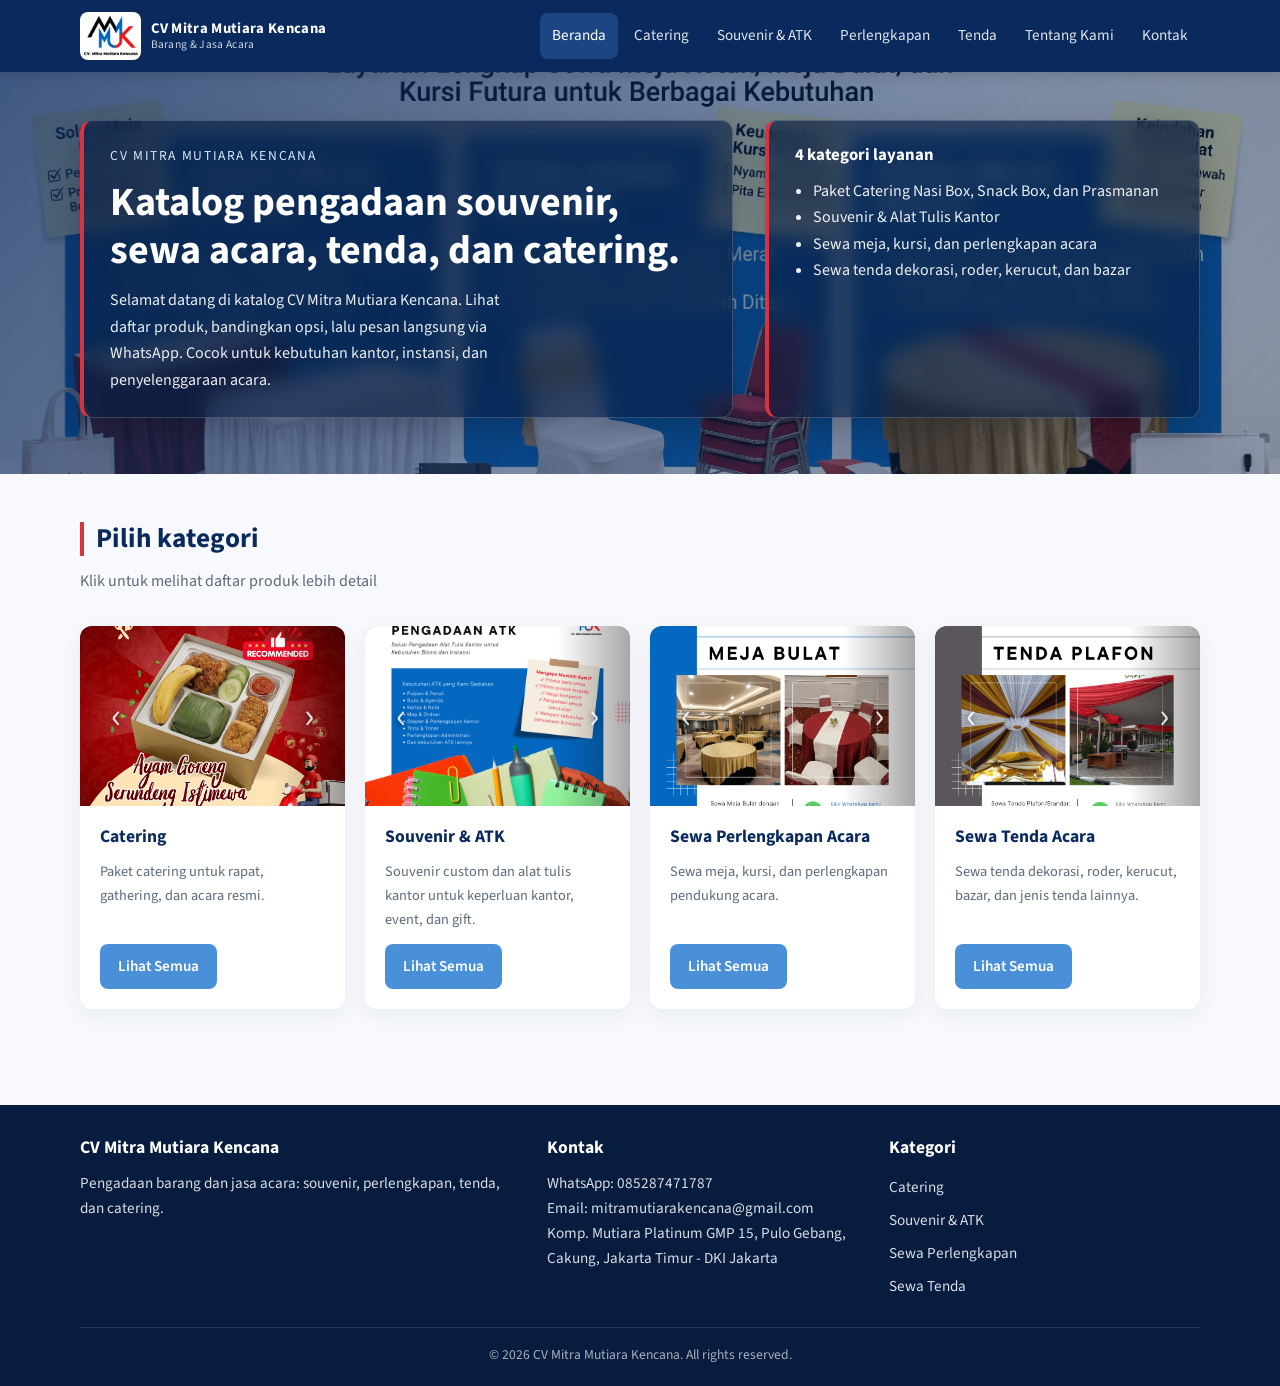
<file: index.html>
<!DOCTYPE html>
<html lang="id">
  <head>
    <meta charset="UTF-8" />
    <meta name="viewport" content="width=device-width, initial-scale=1.0" />
    <title>Pengadaan Barang, Jasa, & Catering Jakarta | CV Mitra Mutiara Kencana</title>
    <meta
      name="description"
      content="Catering nasi box, snack box, dan prasmanan untuk rapat, seminar, dan acara di Jakarta Timur. Tersedia juga souvenir, sewa tenda, dan perlengkapan acara. Pesan via WhatsApp."
    />
    <meta
      name="keywords"
      content="catering Jakarta, catering nasi box, snack box meeting, catering prasmanan, catering rapat, catering seminar, sewa tenda, souvenir ATK, CV Mitra Mutiara Kencana"
    />
    <meta property="og:type" content="website" />
    <meta property="og:title" content="Catering Nasi Box, Snack Box & Prasmanan Jakarta | CV Mitra Mutiara Kencana" />
    <meta
      property="og:description"
      content="Catering nasi box, snack box, dan prasmanan untuk rapat, seminar, dan acara di Jakarta Timur. Tersedia juga souvenir, sewa tenda, dan perlengkapan acara. Pesan via WhatsApp."
    />
    <meta property="og:image" content="https://mitramutiarakencana.com/assets/images/logo.png" />
    <meta property="og:url" content="https://mitramutiarakencana.com/" />
    <link rel="canonical" href="https://mitramutiarakencana.com/" />
    <link rel="preconnect" href="https://fonts.googleapis.com" />
    <link rel="preconnect" href="https://fonts.gstatic.com" crossorigin />
    <link
      href="https://fonts.googleapis.com/css2?family=Source+Sans+3:wght@400;600;700&display=swap"
      rel="stylesheet"
    />
    <link rel="icon" href="assets/images/favicon.png" type="image/png" />
    <link rel="stylesheet" href="css/style.css" />
  </head>
  <body>
    <header class="header">
      <div class="container header__inner">
        <a class="header__logo" href="/">
          <img class="header__logo-image" src="assets/images/logo.png" alt="Logo CV Mitra Mutiara Kencana" />
          <span class="header__logo-text">  
            CV Mitra Mutiara Kencana
            <small>Barang & Jasa Acara</small>
          </span>
        </a>
        <button class="nav__toggle" type="button" aria-label="Buka menu">
          <span></span>
          <span></span>
          <span></span>
        </button>
        <nav class="nav" id="main-nav">
          <ul class="nav__list">
            <li><a class="nav__link nav__link--active" href="/">Beranda</a></li>
            <li><a class="nav__link" href="kategori.html?kategori=catering">Catering</a></li>
            <li><a class="nav__link" href="kategori.html?kategori=souvenir-atk">Souvenir & ATK</a></li>
            <li><a class="nav__link" href="kategori.html?kategori=sewa-perlengkapan">Perlengkapan</a></li>
            <li><a class="nav__link" href="kategori.html?kategori=sewa-tenda">Tenda</a></li>
            <li><a class="nav__link" href="tentang.html">Tentang Kami</a></li>
            <li><a class="nav__link" href="kontak.html">Kontak</a></li>
          </ul>
        </nav>
      </div>
    </header>

    <main class="page">
      <section class="hero">
        <div class="hero__slider" id="hero-slider" aria-hidden="true"></div>
        <div class="hero__overlay"></div>
        <div class="container hero__inner">
          <div class="hero__copy">
            <p class="hero__eyebrow">CV Mitra Mutiara Kencana</p>
            <h1 class="hero__title">Katalog pengadaan souvenir, sewa acara, tenda, dan catering.</h1>
            <p class="hero__desc">
              Selamat datang di katalog CV Mitra Mutiara Kencana. Lihat daftar produk, bandingkan opsi,
              lalu pesan langsung via WhatsApp. Cocok untuk kebutuhan kantor, instansi, dan penyelenggaraan acara.
            </p>
            
          </div>
          <aside class="hero__panel">
            <h2>4 kategori layanan</h2>
            <ul>
              <li>Paket Catering Nasi Box, Snack Box, dan Prasmanan</li>
              <li>Souvenir &amp; Alat Tulis Kantor</li>
              <li>Sewa meja, kursi, dan perlengkapan acara</li>
              <li>Sewa tenda dekorasi, roder, kerucut, dan bazar</li>
            </ul>
          </aside>
        </div>
      </section>

      <section class="section">
        <div class="container">
          <div class="section__head">
            <h2 class="section__title">Pilih kategori</h2>
            <p class="section__desc">Klik untuk melihat daftar produk lebih detail</p>
          </div>
          <div class="category-grid" id="category-grid"></div>
        </div>
      </section>
    </main>

    <footer class="footer">
      <div class="container">
        <div class="footer__inner">
          <div>
            <h2 class="footer__title">CV Mitra Mutiara Kencana</h2>
            <p class="footer__text">Pengadaan barang dan jasa acara: souvenir, perlengkapan, tenda, dan catering.</p>
          </div>
          <div>
            <h2 class="footer__title">Kontak</h2>
            <p class="footer__text">
              WhatsApp: <span data-company="whatsapp"></span><br />
              Email: <span data-company="email"></span><br />
              <span data-company="address"></span>
            </p>
          </div>
          <div>
            <h2 class="footer__title">Kategori</h2>
            <ul class="footer__list">
              <li><a href="kategori.html?kategori=catering">Catering</a></li>
              <li><a href="kategori.html?kategori=souvenir-atk">Souvenir &amp; ATK</a></li>
              <li><a href="kategori.html?kategori=sewa-perlengkapan">Sewa Perlengkapan</a></li>
              <li><a href="kategori.html?kategori=sewa-tenda">Sewa Tenda</a></li>
            </ul>
          </div>
        </div>
        <p class="footer__copy">&copy; <span data-year></span> CV Mitra Mutiara Kencana. All rights reserved.</p>
      </div>
    </footer>

    <script type="application/ld+json" id="schema-local-business"></script>
    <script src="js/data.js"></script>
    <script src="js/script.js"></script>
    <script src="js/hero-slider.js"></script>
  </body>
</html>
</file>
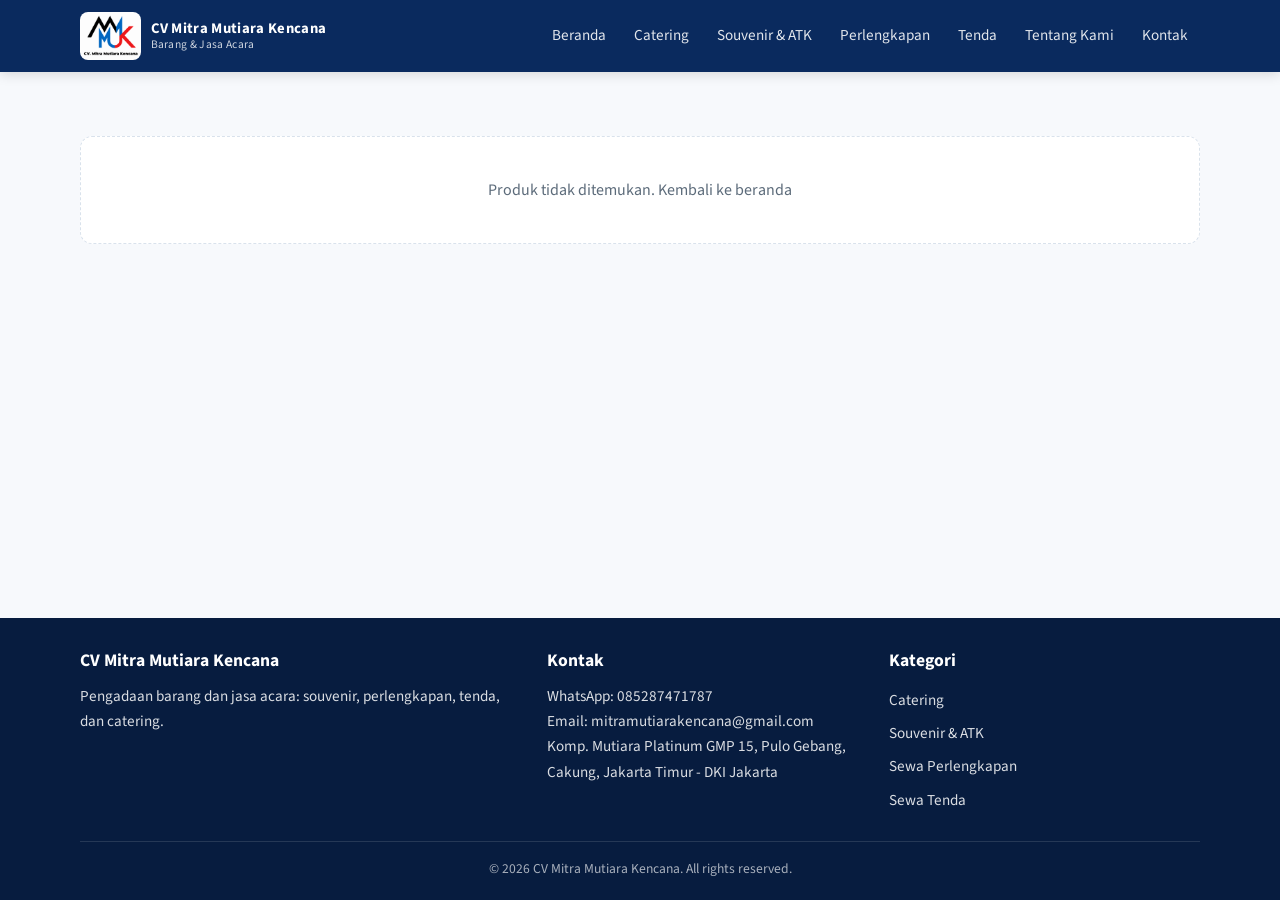
<file: detail.html>
<!DOCTYPE html>
<html lang="id">
  <head>
    <meta charset="UTF-8" />
    <meta name="viewport" content="width=device-width, initial-scale=1.0" />
    <title>Menu Catering Jakarta | CV Mitra Mutiara Kencana</title>
    <meta
      name="description"
      content="Lihat menu catering nasi box, snack box, atau prasmanan CV Mitra Mutiara Kencana di Jakarta. Cek isi paket, harga, lalu pesan via WhatsApp."
    />
    <meta
      name="keywords"
      content="menu catering Jakarta, nasi box, snack box, prasmanan, pesan WhatsApp"
    />
    <meta property="og:type" content="website" />
    <meta property="og:title" content="Menu Catering Jakarta | CV Mitra Mutiara Kencana" />
    <meta
      property="og:description"
      content="Lihat menu catering nasi box, snack box, atau prasmanan CV Mitra Mutiara Kencana di Jakarta. Cek isi paket, harga, lalu pesan via WhatsApp."
    />
    <meta property="og:image" content="https://mitramutiarakencana.com/assets/images/logo.png" />
    <meta property="og:url" content="https://mitramutiarakencana.com/detail.html" />
    <link rel="preconnect" href="https://fonts.googleapis.com" />
    <link rel="preconnect" href="https://fonts.gstatic.com" crossorigin />
    <link
      href="https://fonts.googleapis.com/css2?family=Source+Sans+3:wght@400;600;700&display=swap"
      rel="stylesheet"
    />
    <link rel="icon" href="assets/images/favicon.png" type="image/png" />
    <link rel="stylesheet" href="css/style.css" />
  </head>
  <body>
    <header class="header">
      <div class="container header__inner">
        <a class="header__logo" href="/">
          <img class="header__logo-image" src="assets/images/logo.png" alt="Logo CV Mitra Mutiara Kencana" />
          <span class="header__logo-text">
            CV Mitra Mutiara Kencana
            <small>Barang & Jasa Acara</small>
          </span>
        </a>
        <button class="nav__toggle" type="button" aria-label="Buka menu">
          <span></span>
          <span></span>
          <span></span>
        </button>
        <nav class="nav" id="main-nav">
          <ul class="nav__list">
            <li><a class="nav__link" href="/">Beranda</a></li>
            <li><a class="nav__link" href="kategori.html?kategori=catering">Catering</a></li>
            <li><a class="nav__link" href="kategori.html?kategori=souvenir-atk">Souvenir & ATK</a></li>
            <li><a class="nav__link" href="kategori.html?kategori=sewa-perlengkapan">Perlengkapan</a></li>
            <li><a class="nav__link" href="kategori.html?kategori=sewa-tenda">Tenda</a></li>
            <li><a class="nav__link" href="tentang.html">Tentang Kami</a></li>
            <li><a class="nav__link" href="kontak.html">Kontak</a></li>
          </ul>
        </nav>
      </div>
    </header>

    <main class="page section">
      <div class="container" id="detail-root">
        <p class="empty-state">Memuat detail produk...</p>
      </div>
    </main>

    <footer class="footer">
      <div class="container">
        <div class="footer__inner">
          <div>
            <h2 class="footer__title">CV Mitra Mutiara Kencana</h2>
            <p class="footer__text">Pengadaan barang dan jasa acara: souvenir, perlengkapan, tenda, dan catering.</p>
          </div>
          <div>
            <h2 class="footer__title">Kontak</h2>
            <p class="footer__text">
              WhatsApp: <span data-company="whatsapp"></span><br />
              Email: <span data-company="email"></span><br />
              <span data-company="address"></span>
            </p>
          </div>
          <div>
            <h2 class="footer__title">Kategori</h2>
            <ul class="footer__list">
              <li><a href="kategori.html?kategori=catering">Catering</a></li>
              <li><a href="kategori.html?kategori=souvenir-atk">Souvenir &amp; ATK</a></li>
              <li><a href="kategori.html?kategori=sewa-perlengkapan">Sewa Perlengkapan</a></li>
              <li><a href="kategori.html?kategori=sewa-tenda">Sewa Tenda</a></li>
            </ul>
          </div>
        </div>
        <p class="footer__copy">&copy; <span data-year></span> CV Mitra Mutiara Kencana. All rights reserved.</p>
      </div>
    </footer>

    <script type="application/ld+json" id="schema-product"></script>
    <script src="js/data.js"></script>
    <script src="js/script.js"></script>
    <script src="js/detail.js"></script>
  </body>
</html>
</file>
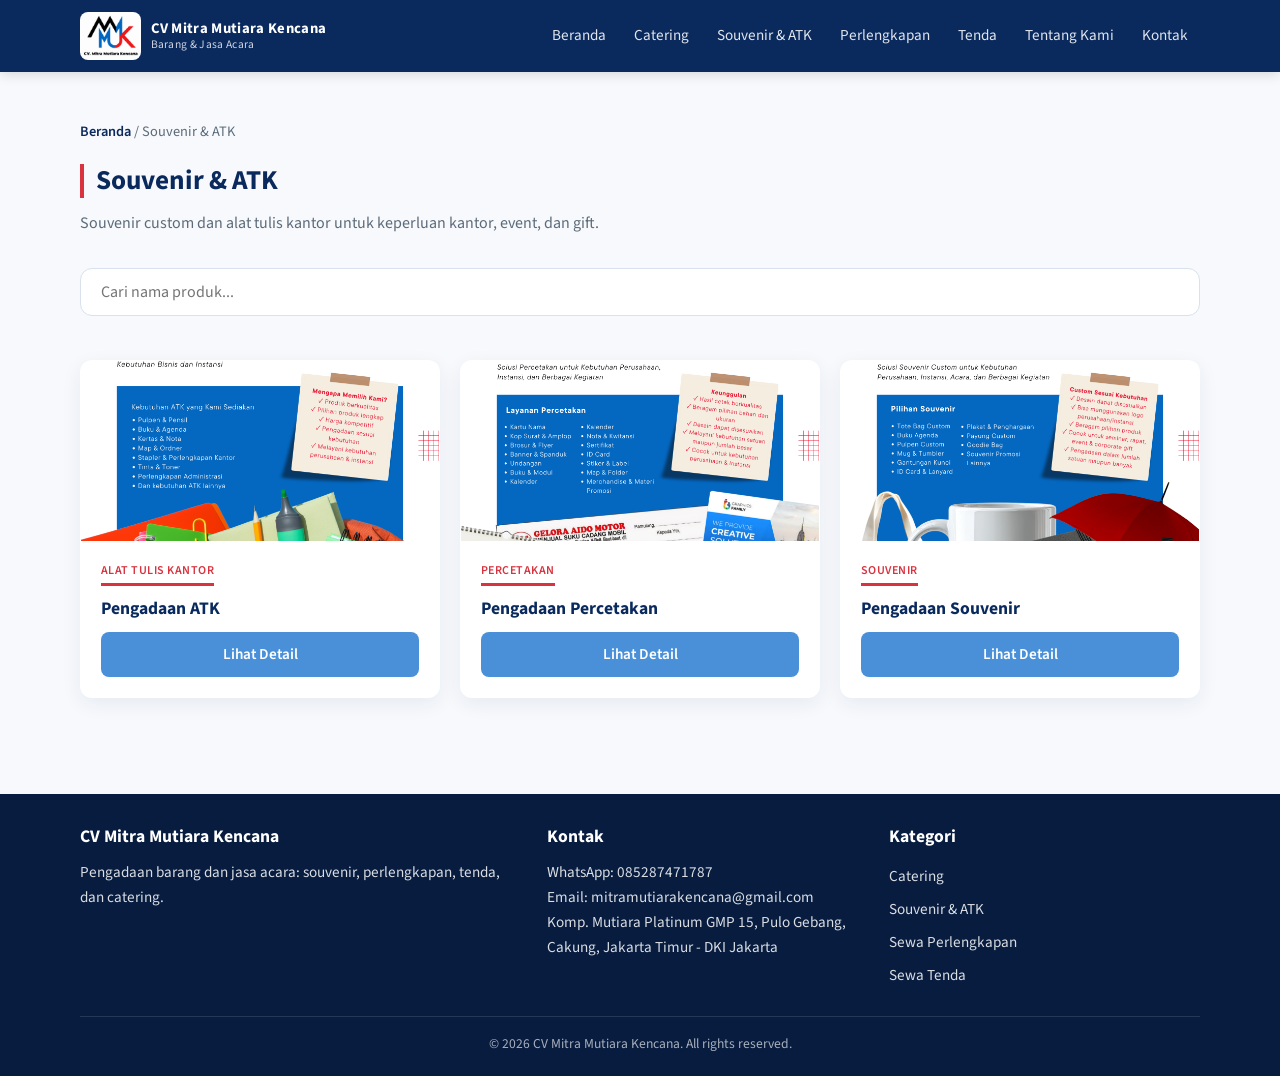
<file: kategori.html>
<!DOCTYPE html>
<html lang="id">
  <head>
    <meta charset="UTF-8" />
    <meta name="viewport" content="width=device-width, initial-scale=1.0" />
    <title>Catering Nasi Box, Snack Box & Prasmanan Jakarta | CV Mitra Mutiara Kencana</title>
    <meta
      name="description"
      content="Catering nasi box, snack box, dan prasmanan untuk rapat, seminar, dan acara di Jakarta Timur. Lihat menu, hitung estimasi, lalu pesan via WhatsApp."
    />
    <meta
      name="keywords"
      content="catering Jakarta, catering nasi box, snack box meeting, catering prasmanan, catering rapat"
    />
    <meta property="og:type" content="website" />
    <meta property="og:title" content="Catering Nasi Box, Snack Box & Prasmanan Jakarta | CV Mitra Mutiara Kencana" />
    <meta
      property="og:description"
      content="Catering nasi box, snack box, dan prasmanan untuk rapat, seminar, dan acara di Jakarta Timur. Lihat menu, hitung estimasi, lalu pesan via WhatsApp."
    />
    <meta property="og:image" content="https://mitramutiarakencana.com/assets/images/logo.png" />
    <meta property="og:url" content="https://mitramutiarakencana.com/kategori.html?kategori=catering" />
    <link rel="preconnect" href="https://fonts.googleapis.com" />
    <link rel="preconnect" href="https://fonts.gstatic.com" crossorigin />
    <link
      href="https://fonts.googleapis.com/css2?family=Source+Sans+3:wght@400;600;700&display=swap"
      rel="stylesheet"
    />
    <link rel="icon" href="assets/images/favicon.png" type="image/png" />
    <link rel="stylesheet" href="css/style.css" />
  </head>
  <body>
    <header class="header">
      <div class="container header__inner">
        <a class="header__logo" href="/">
          <img class="header__logo-image" src="assets/images/logo.png" alt="Logo CV Mitra Mutiara Kencana" />
          <span class="header__logo-text">
            CV Mitra Mutiara Kencana
            <small>Barang & Jasa Acara</small>
          </span>
        </a>
        <button class="nav__toggle" type="button" aria-label="Buka menu">
          <span></span>
          <span></span>
          <span></span>
        </button>
        <nav class="nav" id="main-nav">
          <ul class="nav__list">
            <li><a class="nav__link" href="/">Beranda</a></li>
            <li><a class="nav__link" href="kategori.html?kategori=catering">Catering</a></li>
            <li><a class="nav__link" href="kategori.html?kategori=souvenir-atk">Souvenir & ATK</a></li>
            <li><a class="nav__link" href="kategori.html?kategori=sewa-perlengkapan">Perlengkapan</a></li>
            <li><a class="nav__link" href="kategori.html?kategori=sewa-tenda">Tenda</a></li>
            <li><a class="nav__link" href="tentang.html">Tentang Kami</a></li>
            <li><a class="nav__link" href="kontak.html">Kontak</a></li>
          </ul>
        </nav>
      </div>
    </header>

    <main class="page section">
      <div class="container">
        <p class="breadcrumb"><a href="/">Beranda</a> / <span id="breadcrumb-current">Kategori</span></p>
        <div class="section__head">
          <h1 class="section__title" id="category-title">Kategori</h1>
          <p class="section__desc" id="category-desc">Pilih produk, lalu lihat detail atau pesan via WhatsApp.</p>
        </div>

        <div class="toolbar">
          <label class="search">
            <span class="visually-hidden" hidden>Cari produk</span>
            <input
              class="search__input"
              id="search-input"
              type="search"
              placeholder="Cari nama produk..."
            />
          </label>
          <div class="filter-group" id="filter-group"></div>
        </div>

        <section class="product-grid" id="product-grid" aria-live="polite"></section>
      </div>
    </main>

    <footer class="footer">
      <div class="container">
        <div class="footer__inner">
          <div>
            <h2 class="footer__title">CV Mitra Mutiara Kencana</h2>
            <p class="footer__text">Pengadaan barang dan jasa acara: souvenir, perlengkapan, tenda, dan catering.</p>
          </div>
          <div>
            <h2 class="footer__title">Kontak</h2>
            <p class="footer__text">
              WhatsApp: <span data-company="whatsapp"></span><br />
              Email: <span data-company="email"></span><br />
              <span data-company="address"></span>
            </p>
          </div>
          <div>
            <h2 class="footer__title">Kategori</h2>
            <ul class="footer__list">
              <li><a href="kategori.html?kategori=catering">Catering</a></li>
              <li><a href="kategori.html?kategori=souvenir-atk">Souvenir &amp; ATK</a></li>
              <li><a href="kategori.html?kategori=sewa-perlengkapan">Sewa Perlengkapan</a></li>
              <li><a href="kategori.html?kategori=sewa-tenda">Sewa Tenda</a></li>
            </ul>
          </div>
        </div>
        <p class="footer__copy">&copy; <span data-year></span> CV Mitra Mutiara Kencana. All rights reserved.</p>
      </div>
    </footer>

    <script src="js/data.js"></script>
    <script src="js/script.js"></script>
    <script src="js/kategori.js"></script>
  </body>
</html>
</file>
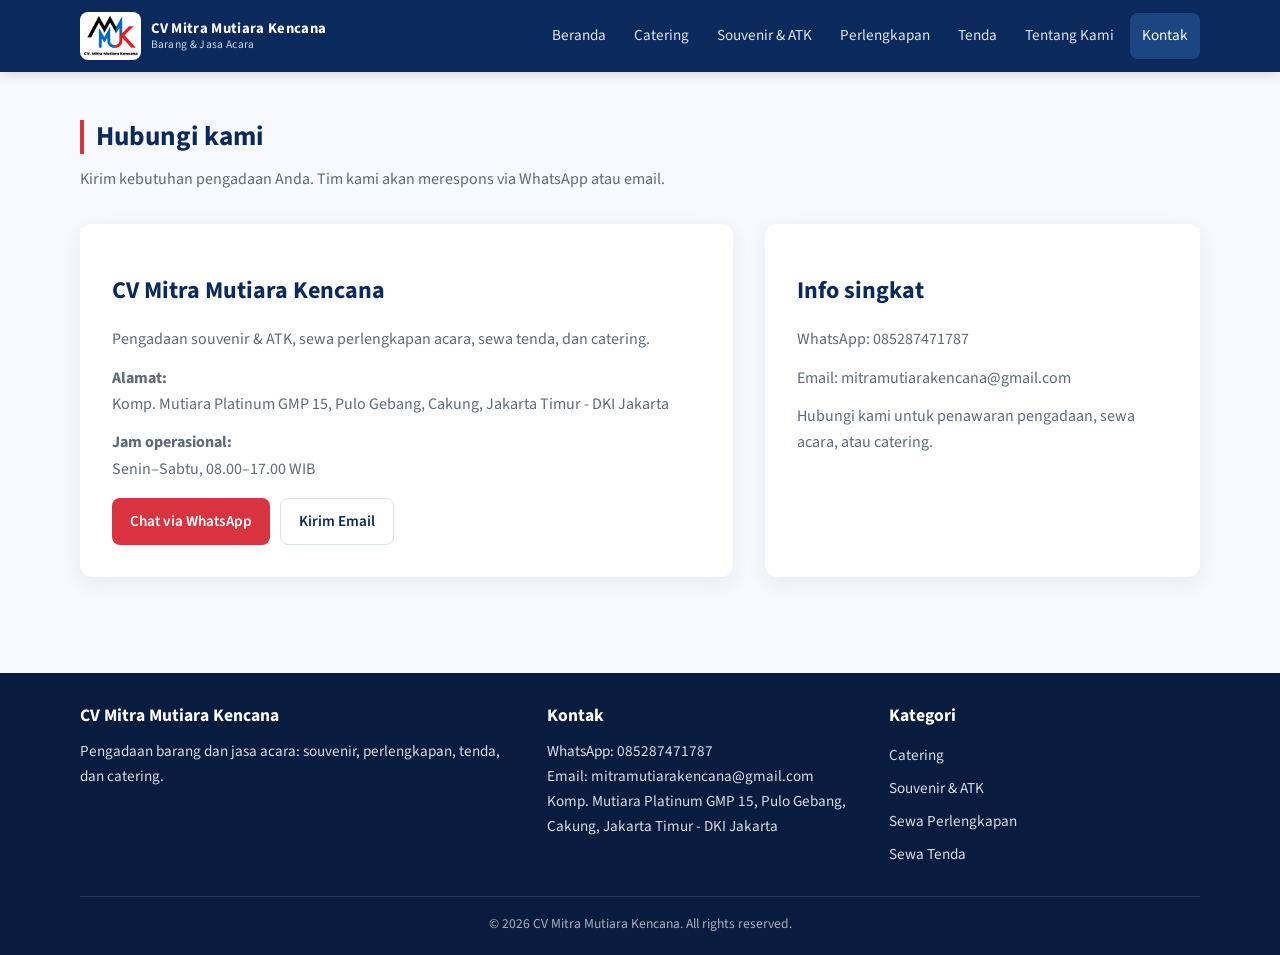
<file: kontak.html>
<!DOCTYPE html>
<html lang="id">
  <head>
    <meta charset="UTF-8" />
    <meta name="viewport" content="width=device-width, initial-scale=1.0" />
    <title>Kontak Catering Jakarta Timur | CV Mitra Mutiara Kencana</title>
    <meta
      name="description"
      content="Pesan catering nasi box, snack box, atau prasmanan ke CV Mitra Mutiara Kencana di Pulo Gebang, Cakung, Jakarta Timur. Konsultasi cepat via WhatsApp."
    />
    <meta
      name="keywords"
      content="pesan catering Jakarta, kontak catering nasi box, WhatsApp catering, Cakung, Pulo Gebang"
    />
    <meta property="og:type" content="website" />
    <meta property="og:title" content="Kontak Catering Jakarta Timur | CV Mitra Mutiara Kencana" />
    <meta
      property="og:description"
      content="Pesan catering nasi box, snack box, atau prasmanan ke CV Mitra Mutiara Kencana di Pulo Gebang, Cakung, Jakarta Timur. Konsultasi cepat via WhatsApp."
    />
    <meta property="og:image" content="https://mitramutiarakencana.com/assets/images/logo.png" />
    <meta property="og:url" content="https://mitramutiarakencana.com/kontak.html" />
    <link rel="preconnect" href="https://fonts.googleapis.com" />
    <link rel="preconnect" href="https://fonts.gstatic.com" crossorigin />
    <link
      href="https://fonts.googleapis.com/css2?family=Source+Sans+3:wght@400;600;700&display=swap"
      rel="stylesheet"
    />
    <link rel="icon" href="assets/images/favicon.png" type="image/png" />
    <link rel="stylesheet" href="css/style.css" />
  </head>
  <body>
    <header class="header">
      <div class="container header__inner">
        <a class="header__logo" href="/">
          <img class="header__logo-image" src="assets/images/logo.png" alt="Logo CV Mitra Mutiara Kencana" />
          <span class="header__logo-text">
            CV Mitra Mutiara Kencana
            <small>Barang & Jasa Acara</small>
          </span>
        </a>
        <button class="nav__toggle" type="button" aria-label="Buka menu">
          <span></span>
          <span></span>
          <span></span>
        </button>
        <nav class="nav" id="main-nav">
          <ul class="nav__list">
            <li><a class="nav__link" href="/">Beranda</a></li>
            <li><a class="nav__link" href="kategori.html?kategori=catering">Catering</a></li>
            <li><a class="nav__link" href="kategori.html?kategori=souvenir-atk">Souvenir & ATK</a></li>
            <li><a class="nav__link" href="kategori.html?kategori=sewa-perlengkapan">Perlengkapan</a></li>
            <li><a class="nav__link" href="kategori.html?kategori=sewa-tenda">Tenda</a></li>
            <li><a class="nav__link" href="tentang.html">Tentang Kami</a></li>
            <li><a class="nav__link nav__link--active" href="kontak.html">Kontak</a></li>
          </ul>
        </nav>
      </div>
    </header>

    <main class="page section">
      <div class="container">
        <div class="section__head">
          <h1 class="section__title">Hubungi kami</h1>
          <p class="section__desc">Kirim kebutuhan pengadaan Anda. Tim kami akan merespons via WhatsApp atau email.</p>
        </div>

        <div class="contact-grid">
          <article class="contact-card">
            <h2 data-company="name">CV Mitra Mutiara Kencana</h2>
            <p>Pengadaan souvenir &amp; ATK, sewa perlengkapan acara, sewa tenda, dan catering.</p>
            <p>
              <strong>Alamat:</strong><br />
              <span data-company="address"></span>
            </p>
            <p>
              <strong>Jam operasional:</strong><br />
              Senin–Sabtu, 08.00–17.00 WIB
            </p>
            <div class="contact-card__actions">
              <a
                class="btn btn--cta"
                data-company-wa="Halo CV Mitra Mutiara Kencana, saya ingin bertanya tentang pengadaan."
                href="#"
                target="_blank"
                rel="noopener noreferrer"
              >
                Chat via WhatsApp
              </a>
              <a class="btn btn--ghost" data-company-email href="#">Kirim Email</a>
            </div>
          </article>

          <aside class="info-card">
            <h2>Info singkat</h2>
            <p>WhatsApp: <span data-company="whatsapp"></span></p>
            <p>Email: <span data-company="email"></span></p>
            <p>Hubungi kami untuk penawaran pengadaan, sewa acara, atau catering.</p>
          </aside>
        </div>
      </div>
    </main>

    <footer class="footer">
      <div class="container">
        <div class="footer__inner">
          <div>
            <h2 class="footer__title">CV Mitra Mutiara Kencana</h2>
            <p class="footer__text">Pengadaan barang dan jasa acara: souvenir, perlengkapan, tenda, dan catering.</p>
          </div>
          <div>
            <h2 class="footer__title">Kontak</h2>
            <p class="footer__text">
              WhatsApp: <span data-company="whatsapp"></span><br />
              Email: <span data-company="email"></span><br />
              <span data-company="address"></span>
            </p>
          </div>
          <div>
            <h2 class="footer__title">Kategori</h2>
            <ul class="footer__list">
              <li><a href="kategori.html?kategori=catering">Catering</a></li>
              <li><a href="kategori.html?kategori=souvenir-atk">Souvenir &amp; ATK</a></li>
              <li><a href="kategori.html?kategori=sewa-perlengkapan">Sewa Perlengkapan</a></li>
              <li><a href="kategori.html?kategori=sewa-tenda">Sewa Tenda</a></li>
            </ul>
          </div>
        </div>
        <p class="footer__copy">&copy; <span data-year></span> CV Mitra Mutiara Kencana. All rights reserved.</p>
      </div>
    </footer>

    <script src="js/data.js"></script>
    <script src="js/script.js"></script>
  </body>
</html>
</file>
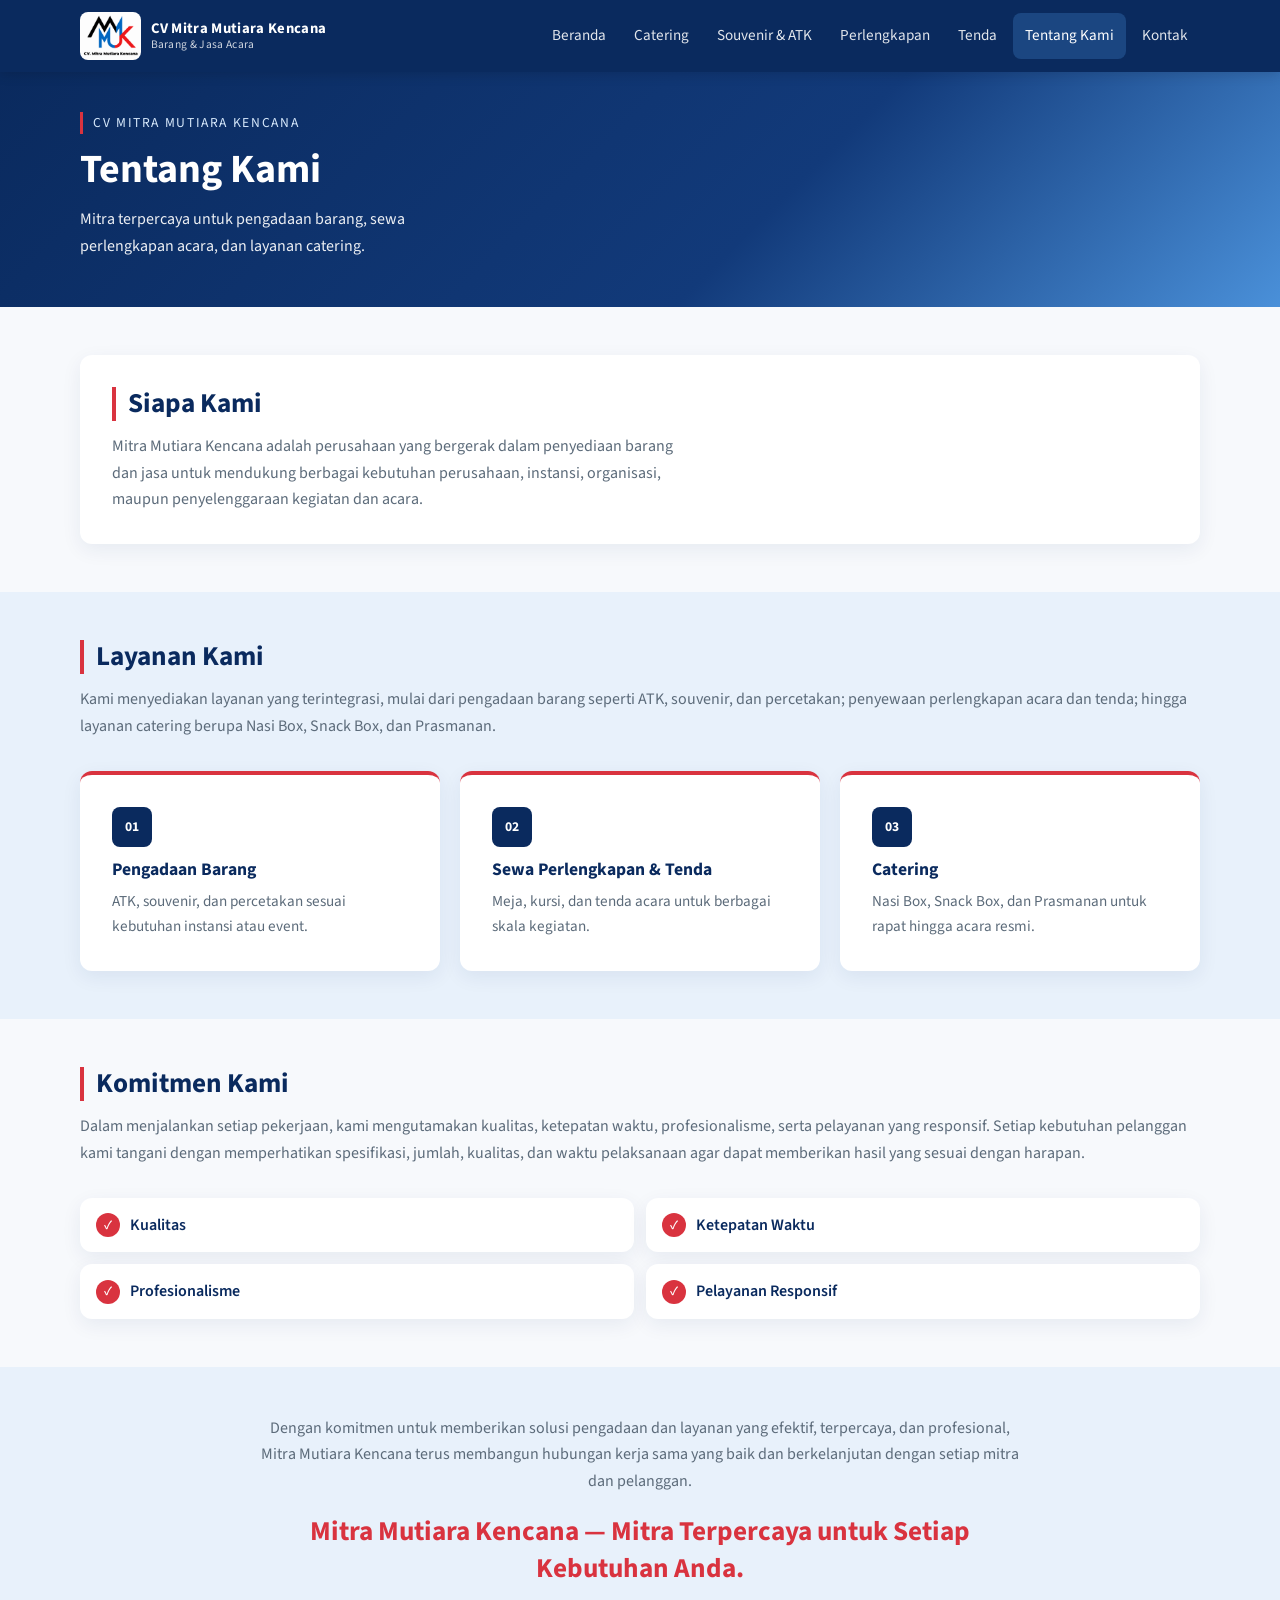
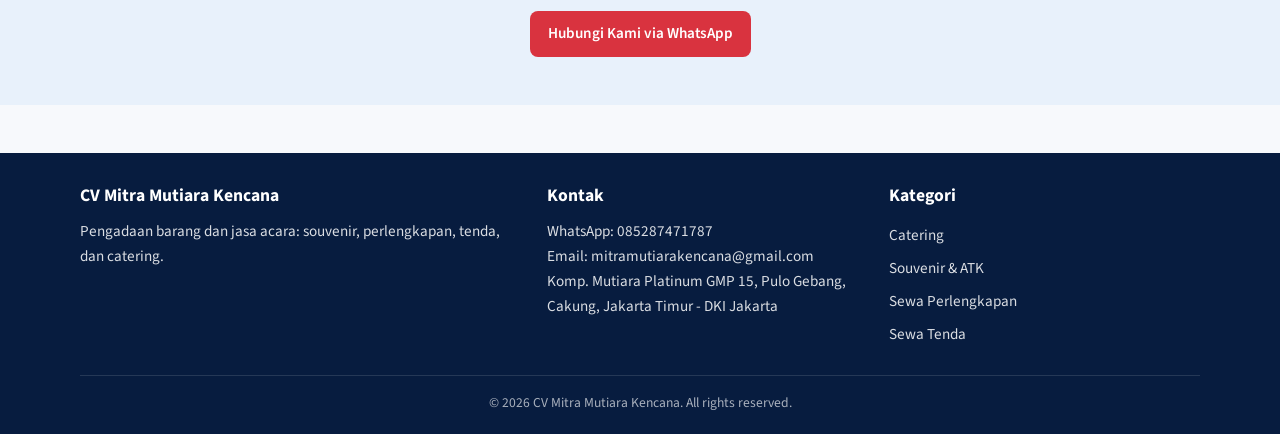
<file: tentang.html>
<!DOCTYPE html>
<html lang="id">
  <head>
    <meta charset="UTF-8" />
    <meta name="viewport" content="width=device-width, initial-scale=1.0" />
    <title>Tentang Kami | CV Mitra Mutiara Kencana</title>
    <meta
      name="description"
      content="CV Mitra Mutiara Kencana menyediakan catering nasi box, snack box, dan prasmanan di Jakarta, plus pengadaan souvenir, sewa tenda, dan perlengkapan acara."
    />
    <meta
      name="keywords"
      content="catering Jakarta, catering nasi box, snack box, prasmanan, tentang Mitra Mutiara Kencana"
    />
    <meta property="og:type" content="website" />
    <meta property="og:title" content="Tentang Kami | CV Mitra Mutiara Kencana" />
    <meta
      property="og:description"
      content="CV Mitra Mutiara Kencana menyediakan catering nasi box, snack box, dan prasmanan di Jakarta, plus pengadaan souvenir, sewa tenda, dan perlengkapan acara."
    />
    <meta property="og:image" content="https://mitramutiarakencana.com/assets/images/logo.png" />
    <meta property="og:url" content="https://mitramutiarakencana.com/tentang.html" />
    <link rel="preconnect" href="https://fonts.googleapis.com" />
    <link rel="preconnect" href="https://fonts.gstatic.com" crossorigin />
    <link
      href="https://fonts.googleapis.com/css2?family=Source+Sans+3:wght@400;600;700&display=swap"
      rel="stylesheet"
    />
    <link rel="icon" href="assets/images/favicon.png" type="image/png" />
    <link rel="stylesheet" href="css/style.css" />
  </head>
  <body>
    <header class="header">
      <div class="container header__inner">
        <a class="header__logo" href="/">
          <img class="header__logo-image" src="assets/images/logo.png" alt="Logo CV Mitra Mutiara Kencana" />
          <span class="header__logo-text">
            CV Mitra Mutiara Kencana
            <small>Barang & Jasa Acara</small>
          </span>
        </a>
        <button class="nav__toggle" type="button" aria-label="Buka menu">
          <span></span>
          <span></span>
          <span></span>
        </button>
        <nav class="nav" id="main-nav">
          <ul class="nav__list">
            <li><a class="nav__link" href="/">Beranda</a></li>
            <li><a class="nav__link" href="kategori.html?kategori=catering">Catering</a></li>
            <li><a class="nav__link" href="kategori.html?kategori=souvenir-atk">Souvenir & ATK</a></li>
            <li><a class="nav__link" href="kategori.html?kategori=sewa-perlengkapan">Perlengkapan</a></li>
            <li><a class="nav__link" href="kategori.html?kategori=sewa-tenda">Tenda</a></li>
            <li><a class="nav__link nav__link--active" href="tentang.html">Tentang Kami</a></li>
            <li><a class="nav__link" href="kontak.html">Kontak</a></li>
          </ul>
        </nav>
      </div>
    </header>

    <main class="page">
      <section class="hero hero--compact">
        <div class="container">
          <p class="hero__eyebrow">CV Mitra Mutiara Kencana</p>
          <h1 class="hero__title">Tentang Kami</h1>
          <p class="hero__desc">
            Mitra terpercaya untuk pengadaan barang, sewa perlengkapan acara, dan layanan catering.
          </p>
        </div>
      </section>

      <section class="section">
        <div class="container about-grid">
          <article class="about-card">
            <h2 class="section__title">Siapa Kami</h2>
            <p class="about-card__text">
              Mitra Mutiara Kencana adalah perusahaan yang bergerak dalam penyediaan barang dan jasa untuk
              mendukung berbagai kebutuhan perusahaan, instansi, organisasi, maupun penyelenggaraan kegiatan
              dan acara.
            </p>
          </article>
        </div>
      </section>

      <section class="section about-section--soft">
        <div class="container">
          <div class="section__head">
            <h2 class="section__title">Layanan Kami</h2>
            <p class="section__desc">
              Kami menyediakan layanan yang terintegrasi, mulai dari pengadaan barang seperti ATK, souvenir,
              dan percetakan; penyewaan perlengkapan acara dan tenda; hingga layanan catering berupa Nasi Box,
              Snack Box, dan Prasmanan.
            </p>
          </div>
          <div class="service-grid">
            <article class="service-card">
              <span class="service-card__icon" aria-hidden="true">01</span>
              <h3 class="service-card__title">Pengadaan Barang</h3>
              <p class="service-card__text">ATK, souvenir, dan percetakan sesuai kebutuhan instansi atau event.</p>
            </article>
            <article class="service-card">
              <span class="service-card__icon" aria-hidden="true">02</span>
              <h3 class="service-card__title">Sewa Perlengkapan &amp; Tenda</h3>
              <p class="service-card__text">Meja, kursi, dan tenda acara untuk berbagai skala kegiatan.</p>
            </article>
            <article class="service-card">
              <span class="service-card__icon" aria-hidden="true">03</span>
              <h3 class="service-card__title">Catering</h3>
              <p class="service-card__text">Nasi Box, Snack Box, dan Prasmanan untuk rapat hingga acara resmi.</p>
            </article>
          </div>
        </div>
      </section>

      <section class="section">
        <div class="container">
          <div class="section__head">
            <h2 class="section__title">Komitmen Kami</h2>
            <p class="section__desc">
              Dalam menjalankan setiap pekerjaan, kami mengutamakan kualitas, ketepatan waktu, profesionalisme,
              serta pelayanan yang responsif. Setiap kebutuhan pelanggan kami tangani dengan memperhatikan
              spesifikasi, jumlah, kualitas, dan waktu pelaksanaan agar dapat memberikan hasil yang sesuai
              dengan harapan.
            </p>
          </div>
          <ul class="commit-list">
            <li class="commit-list__item">Kualitas</li>
            <li class="commit-list__item">Ketepatan Waktu</li>
            <li class="commit-list__item">Profesionalisme</li>
            <li class="commit-list__item">Pelayanan Responsif</li>
          </ul>
        </div>
      </section>

      <section class="section about-section--soft">
        <div class="container about-close">
          <p class="about-close__text">
            Dengan komitmen untuk memberikan solusi pengadaan dan layanan yang efektif, terpercaya, dan
            profesional, Mitra Mutiara Kencana terus membangun hubungan kerja sama yang baik dan berkelanjutan
            dengan setiap mitra dan pelanggan.
          </p>
          <p class="about-close__tagline">
            Mitra Mutiara Kencana — Mitra Terpercaya untuk Setiap Kebutuhan Anda.
          </p>
          <a
            class="btn btn--cta"
            data-company-wa="Halo CV Mitra Mutiara Kencana, saya ingin bertanya tentang pengadaan."
            href="#"
            target="_blank"
            rel="noopener noreferrer"
          >
            Hubungi Kami via WhatsApp
          </a>
        </div>
      </section>
    </main>

    <footer class="footer">
      <div class="container">
        <div class="footer__inner">
          <div>
            <h2 class="footer__title">CV Mitra Mutiara Kencana</h2>
            <p class="footer__text">Pengadaan barang dan jasa acara: souvenir, perlengkapan, tenda, dan catering.</p>
          </div>
          <div>
            <h2 class="footer__title">Kontak</h2>
            <p class="footer__text">
              WhatsApp: <span data-company="whatsapp"></span><br />
              Email: <span data-company="email"></span><br />
              <span data-company="address"></span>
            </p>
          </div>
          <div>
            <h2 class="footer__title">Kategori</h2>
            <ul class="footer__list">
              <li><a href="kategori.html?kategori=catering">Catering</a></li>
              <li><a href="kategori.html?kategori=souvenir-atk">Souvenir &amp; ATK</a></li>
              <li><a href="kategori.html?kategori=sewa-perlengkapan">Sewa Perlengkapan</a></li>
              <li><a href="kategori.html?kategori=sewa-tenda">Sewa Tenda</a></li>
            </ul>
          </div>
        </div>
        <p class="footer__copy">&copy; <span data-year></span> CV Mitra Mutiara Kencana. All rights reserved.</p>
      </div>
    </footer>

    <script src="js/data.js"></script>
    <script src="js/script.js"></script>
  </body>
</html>
</file>
<file: css/style.css>
/* ===== Variabel desain ===== */
:root {
  --color-navy: #0a2a5e;
  --color-navy-dark: #071c3f;
  --color-blue: #4a90d9;
  --color-blue-soft: #e8f1fb;
  --color-red: #d9333f;
  --color-accent-red: #d9333f;
  --color-red-dark: #b52832;
  --color-text: #1f2933;
  --color-muted: #5c6b7a;
  --color-border: #d9e2ec;
  --color-bg: #f7f9fc;
  --color-white: #ffffff;
  --shadow: 0 6px 20px rgba(10, 42, 94, 0.07);
  --shadow-hover: 0 14px 32px rgba(10, 42, 94, 0.12);
  --radius-sm: 8px;
  --radius: 12px;
  --header-height: 72px;
  --spacing-xs: 8px;
  --spacing-sm: 12px;
  --spacing-md: 20px;
  --spacing-lg: 32px;
  --spacing-xl: 48px;
  --text-h1: clamp(1.75rem, 4vw, 2.5rem);
  --text-h2: clamp(1.35rem, 2.5vw, 1.7rem);
  --text-h3: 1.1rem;
  --text-body: 1rem;
  --text-caption: 0.85rem;
  --ease: cubic-bezier(0.4, 0, 0.2, 1);
}

*,
*::before,
*::after {
  box-sizing: border-box;
}

html {
  scroll-behavior: smooth;
}

body {
  margin: 0;
  font-family: "Source Sans 3", "Segoe UI", sans-serif;
  color: var(--color-text);
  background: var(--color-bg);
  font-size: var(--text-body);
  line-height: 1.65;
  min-height: 100vh;
  display: flex;
  flex-direction: column;
}

h1,
h2,
h3 {
  line-height: 1.25;
  color: var(--color-navy);
}

img {
  max-width: 100%;
  display: block;
}

a {
  color: inherit;
  text-decoration: none;
}

button,
input,
select {
  font-family: inherit;
}

.container {
  width: min(1120px, calc(100% - 32px));
  margin-inline: auto;
}

.page {
  flex: 1;
}

/* ===== Header / Navbar ===== */
.header {
  background: var(--color-navy);
  color: var(--color-white);
  position: sticky;
  top: 0;
  z-index: 100;
  box-shadow: 0 2px 12px rgba(0, 0, 0, 0.15);
}

.header__inner {
  display: flex;
  align-items: center;
  justify-content: space-between;
  min-height: var(--header-height);
  gap: var(--spacing-md);
}

.header__logo {
  display: flex;
  align-items: center;
  gap: 10px;
  font-weight: 700;
  letter-spacing: 0.02em;
  min-width: 0;
}

.header__logo-image {
  height: 48px;
  width: auto;
  max-width: 160px;
  object-fit: contain;
  flex-shrink: 0;
  border-radius: 8px;
}

.header__logo-text {
  display: flex;
  flex-direction: column;
  line-height: 1.15;
  font-size: 0.92rem;
}

.header__logo-text small {
  font-weight: 400;
  font-size: 0.72rem;
  opacity: 0.8;
}

.nav {
  display: flex;
  align-items: center;
  gap: 8px;
}

.nav__list {
  display: flex;
  list-style: none;
  margin: 0;
  padding: 0;
  gap: 4px;
}

.nav__link {
  display: flex;
  align-items: center;
  padding: 10px 12px;
  min-height: 44px;
  border-radius: var(--radius-sm);
  font-size: 0.95rem;
  color: rgba(255, 255, 255, 0.88);
  transition: background 0.25s var(--ease), color 0.25s var(--ease);
}

.nav__link:hover,
.nav__link--active {
  background: rgba(74, 144, 217, 0.28);
  color: var(--color-white);
}

.nav__toggle {
  display: none;
  width: 44px;
  height: 44px;
  border: 1px solid rgba(255, 255, 255, 0.25);
  background: transparent;
  color: var(--color-white);
  border-radius: var(--radius-sm);
  cursor: pointer;
  transition: background 0.25s var(--ease);
}

.nav__toggle:hover {
  background: rgba(74, 144, 217, 0.28);
}

.nav__toggle span {
  display: block;
  width: 18px;
  height: 2px;
  margin: 4px auto;
  background: var(--color-white);
}

/* ===== Footer ===== */
.footer {
  background: var(--color-navy-dark);
  color: rgba(255, 255, 255, 0.85);
  padding: var(--spacing-lg) 0 var(--spacing-md);
  margin-top: var(--spacing-xl);
}

.footer__inner {
  display: grid;
  grid-template-columns: 1.4fr 1fr 1fr;
  gap: var(--spacing-lg);
}

.footer__title {
  margin: 0 0 var(--spacing-sm);
  color: var(--color-white);
  font-size: var(--text-h3);
}

.footer__text,
.footer__list {
  margin: 0;
  font-size: 0.95rem;
  line-height: 1.65;
}

.footer__list {
  list-style: none;
  padding: 0;
}

.footer__list a {
  display: inline-block;
  padding: 4px 0;
  min-height: 32px;
  transition: color 0.25s var(--ease);
}

.footer__list a:hover {
  color: var(--color-blue);
}

.footer__copy {
  margin: 24px 0 0;
  padding-top: 16px;
  border-top: 1px solid rgba(255, 255, 255, 0.12);
  font-size: 0.85rem;
  text-align: center;
  color: rgba(255, 255, 255, 0.65);
}

/* ===== Tombol ===== */
.btn {
  display: inline-flex;
  align-items: center;
  justify-content: center;
  gap: 8px;
  padding: 10px 18px;
  min-height: 44px;
  border-radius: var(--radius-sm);
  border: 0;
  cursor: pointer;
  font-weight: 600;
  font-size: 0.95rem;
  transition: background 0.25s var(--ease), box-shadow 0.25s var(--ease), transform 0.25s var(--ease), filter 0.25s var(--ease);
}

/* Override display: inline-flex pada .btn supaya tombol benar-benar hilang */
.is-hidden {
  display: none !important;
}

.btn--primary {
  background: var(--color-blue);
  color: var(--color-white);
}

.btn--primary:hover {
  filter: brightness(1.08);
  box-shadow: 0 6px 16px rgba(74, 144, 217, 0.28);
  transform: translateY(-1px);
}

.btn--cta {
  background: var(--color-red);
  color: var(--color-white);
}

.btn--cta:hover {
  background: var(--color-red-dark);
  box-shadow: 0 6px 16px rgba(217, 51, 63, 0.28);
  transform: translateY(-1px);
}

.btn--ghost {
  background: transparent;
  color: var(--color-navy);
  border: 1px solid var(--color-border);
}

.btn--ghost:hover {
  border-color: var(--color-navy);
  background: var(--color-blue-soft);
}

/* ===== Hero beranda ===== */
.hero {
  position: relative;
  overflow: hidden;
  isolation: isolate;
  background: linear-gradient(135deg, var(--color-navy) 0%, #123a7a 60%, var(--color-blue) 100%);
  color: var(--color-white);
  padding: var(--spacing-xl) 0 56px;
}

.hero__slider {
  position: absolute;
  inset: 0;
  z-index: 0;
}

.hero__slide {
  position: absolute;
  inset: 0;
  width: 100%;
  height: 100%;
  object-fit: cover;
  object-position: center;
  opacity: 0;
  transition: opacity 1.1s ease-in-out;
}

.hero__slide.is-active {
  opacity: 1;
  animation: kenBurns 5s ease-out forwards;
}

.hero__overlay {
  position: absolute;
  inset: 0;
  z-index: 1;
  pointer-events: none;
  background: linear-gradient(
    135deg,
    rgba(10, 42, 94, 0.78) 0%,
    rgba(10, 42, 94, 0.52) 55%,
    rgba(7, 28, 63, 0.42) 100%
  );
}

.hero__inner {
  position: relative;
  z-index: 2;
  display: grid;
  grid-template-columns: 1.2fr 0.8fr;
  gap: var(--spacing-lg);
  align-items: center;
}

.hero__copy,
.hero__panel {
  background: rgba(7, 28, 63, 0.62);
  border: 1px solid rgba(255, 255, 255, 0.18);
  border-left: 4px solid var(--color-accent-red);
  border-radius: var(--radius);
  padding: 24px 26px;
  backdrop-filter: blur(10px);
  box-shadow: 0 12px 32px rgba(0, 0, 0, 0.22);
}

.hero__eyebrow {
  margin: 0 0 var(--spacing-sm);
  letter-spacing: 0.12em;
  text-transform: uppercase;
  font-size: var(--text-caption);
  color: #d6e8fb;
  border-left: 3px solid var(--color-accent-red);
  padding-left: 10px;
}

.hero__copy .hero__eyebrow {
  border-left: 0;
  padding-left: 0;
}

.hero__title {
  margin: 0 0 var(--spacing-sm);
  font-size: var(--text-h1);
  line-height: 1.2;
  color: var(--color-white);
}

.hero__desc {
  margin: 0;
  max-width: 52ch;
  color: rgba(255, 255, 255, 0.92);
  line-height: 1.65;
}

.hero__panel {
  align-self: stretch;
}

.hero__panel h2 {
  margin: 0 0 12px;
  font-size: 1.05rem;
  color: var(--color-white);
}

.hero__panel ul {
  margin: 0;
  padding-left: 18px;
  color: rgba(255, 255, 255, 0.92);
}

/* ===== Section umum ===== */
.section {
  padding: var(--spacing-xl) 0;
}

.section__head {
  margin-bottom: var(--spacing-lg);
}

.section__title {
  margin: 0 0 var(--spacing-sm);
  color: var(--color-navy);
  font-size: var(--text-h2);
  border-left: 4px solid var(--color-accent-red);
  padding-left: 12px;
}

.section__desc {
  margin: 0;
  color: var(--color-muted);
  line-height: 1.65;
}

/* ===== Kartu kategori ===== */
.category-grid {
  display: grid;
  grid-template-columns: repeat(4, 1fr);
  gap: var(--spacing-md);
}

.category-card {
  background: var(--color-white);
  border-radius: var(--radius);
  overflow: hidden;
  box-shadow: var(--shadow);
  display: flex;
  flex-direction: column;
  transition: transform 0.25s var(--ease), box-shadow 0.25s var(--ease);
}

.category-card:hover {
  transform: translateY(-4px);
  box-shadow: var(--shadow-hover);
}

.category-card__slider {
  position: relative;
  height: 180px;
  overflow: hidden;
  background: var(--color-blue-soft);
}

.category-card__image {
  position: absolute;
  inset: 0;
  width: 100%;
  height: 100%;
  object-fit: cover;
  opacity: 0;
  transition: opacity 0.4s var(--ease);
}

.category-card__image.is-active {
  opacity: 1;
}

@media (prefers-reduced-motion: reduce) {
  .category-card__image {
    transition: none;
  }
}

.category-card__body {
  padding: var(--spacing-md);
  display: flex;
  flex-direction: column;
  gap: var(--spacing-sm);
  flex: 1;
}

.category-card__title {
  margin: 0;
  color: var(--color-navy);
  font-size: var(--text-h3);
}

.category-card__desc {
  margin: 0;
  color: var(--color-muted);
  font-size: 0.9rem;
  flex: 1;
}

.category-card .btn {
  align-self: flex-start;
}

/* ===== Toolbar filter kategori ===== */
.toolbar {
  display: grid;
  grid-template-columns: 1fr auto;
  gap: var(--spacing-sm);
  margin-bottom: var(--spacing-lg);
}

.toolbar--search-only {
  grid-template-columns: 1fr;
}

.search {
  display: flex;
  align-items: center;
  background: var(--color-white);
  border: 1px solid var(--color-border);
  border-radius: var(--radius);
  padding: 0 12px;
  transition: box-shadow 0.25s var(--ease), border-color 0.25s var(--ease);
}

.search:focus-within {
  border-color: var(--color-blue);
  box-shadow: 0 0 0 3px rgba(74, 144, 217, 0.18);
}

.search__input {
  width: 100%;
  border: 0;
  outline: none;
  padding: 12px 8px;
  font-size: 1rem;
  background: transparent;
}

.filter-group {
  display: flex;
  flex-wrap: wrap;
  gap: 8px;
  align-items: center;
}

.filter-btn {
  border: 1px solid var(--color-border);
  background: var(--color-white);
  color: var(--color-navy);
  border-radius: 999px;
  padding: 10px 16px;
  min-height: 44px;
  cursor: pointer;
  font-size: 0.9rem;
  transition: background 0.25s var(--ease), color 0.25s var(--ease), border-color 0.25s var(--ease);
}

.filter-btn:hover,
.filter-btn--active {
  background: var(--color-navy);
  color: var(--color-white);
  border-color: var(--color-navy);
}

/* ===== Grid produk ===== */
.product-grid {
  display: grid;
  grid-template-columns: repeat(3, 1fr);
  gap: var(--spacing-md);
}

.product-card {
  background: var(--color-white);
  border-radius: var(--radius);
  overflow: hidden;
  box-shadow: var(--shadow);
  display: flex;
  flex-direction: column;
  border: 1px solid transparent;
  transition: transform 0.25s var(--ease), border-color 0.25s var(--ease), box-shadow 0.25s var(--ease);
  animation: fadeSlideIn 0.35s var(--ease);
}

.product-card:hover {
  transform: translateY(-4px);
  border-color: var(--color-accent-red);
  box-shadow: 0 10px 26px rgba(217, 51, 63, 0.14);
}

.product-card__image {
  width: 100%;
  height: 180px;
  object-fit: cover;
  background: var(--color-blue-soft);
  animation: fadeIn 0.4s var(--ease);
}

.product-card__body {
  padding: var(--spacing-md);
  display: flex;
  flex-direction: column;
  gap: var(--spacing-sm);
  flex: 1;
}

.product-card__tag {
  font-size: 0.75rem;
  color: var(--color-accent-red);
  font-weight: 600;
  text-transform: uppercase;
  letter-spacing: 0.04em;
  display: inline-block;
  width: fit-content;
  border-bottom: 3px solid var(--color-accent-red);
  padding-bottom: 2px;
}

.product-card__title {
  margin: 0;
  color: var(--color-navy);
  font-size: var(--text-h3);
}

.product-card__price {
  margin: 0;
  font-weight: 600;
  font-size: 0.92rem;
  line-height: 1.45;
  color: var(--color-navy);
}

.product-card__unit {
  font-weight: 400;
  color: var(--color-muted);
  font-size: 0.85rem;
}

.product-card .btn {
  margin-top: auto;
}

.empty-state {
  grid-column: 1 / -1;
  text-align: center;
  padding: 40px 16px;
  color: var(--color-muted);
  background: var(--color-white);
  border-radius: var(--radius);
  border: 1px dashed var(--color-border);
}

/* ===== Detail produk ===== */
.detail {
  display: grid;
  grid-template-columns: 1fr 1fr;
  gap: var(--spacing-lg);
  background: var(--color-white);
  border-radius: var(--radius);
  overflow: hidden;
  box-shadow: var(--shadow);
}

.detail__image {
  width: 100%;
  min-height: 320px;
  object-fit: cover;
  background: var(--color-blue-soft);
  animation: fadeIn 0.35s var(--ease);
}

/* ===== Slider gambar detail (dipakai kalau produk punya beberapa gambar) ===== */
.detail__gallery {
  display: flex;
  flex-direction: column;
  gap: 12px;
}

.detail__slider {
  position: relative;
  /* touch-action supaya swipe horizontal tidak bentrok dengan scroll halaman */
  touch-action: pan-y;
}

.detail__slider .detail__image {
  display: block;
  transition: opacity 0.35s var(--ease);
}

/* Gradient tipis di sisi kiri-kanan supaya panah putih tetap terbaca
   walau gambar produknya terang. pointer-events none supaya tidak menghalangi klik. */
.detail__slider::before,
.detail__slider::after {
  content: "";
  position: absolute;
  top: 0;
  bottom: 0;
  width: 72px;
  pointer-events: none;
}

.detail__slider::before {
  left: 0;
  background: linear-gradient(to right, rgba(0, 0, 0, 0.35), rgba(0, 0, 0, 0));
}

.detail__slider::after {
  right: 0;
  background: linear-gradient(to left, rgba(0, 0, 0, 0.35), rgba(0, 0, 0, 0));
}

.detail__slider-btn {
  position: absolute;
  top: 50%;
  transform: translateY(-50%);
  z-index: 1;
  /* Ikon minimalis, tapi area tap tetap lega untuk mobile */
  min-width: 48px;
  min-height: 48px;
  padding: 0;
  border: 0;
  background: transparent;
  color: var(--color-white);
  font-size: 2.4rem;
  line-height: 1;
  cursor: pointer;
  display: grid;
  place-items: center;
  opacity: 0.85;
  text-shadow: 0 1px 6px rgba(0, 0, 0, 0.65);
  transition: opacity 0.2s ease, transform 0.2s ease;
}

.detail__slider-btn:hover,
.detail__slider-btn:focus-visible {
  opacity: 1;
  transform: translateY(-50%) scale(1.18);
}

.detail__slider-btn--prev {
  left: 12px;
}

.detail__slider-btn--next {
  right: 12px;
}

.detail__dots {
  display: flex;
  justify-content: center;
  gap: 8px;
  padding-bottom: 4px;
}

.detail__dot {
  width: 12px;
  height: 12px;
  min-width: 12px;
  padding: 0;
  border: 1px solid var(--color-border);
  border-radius: 50%;
  background: var(--color-white);
  cursor: pointer;
  transition: background 0.25s var(--ease), transform 0.25s var(--ease);
}

.detail__dot:hover {
  transform: scale(1.15);
}

.detail__dot--active {
  background: var(--color-accent-red);
  border-color: var(--color-accent-red);
}

.detail__body {
  padding: var(--spacing-lg) var(--spacing-lg) var(--spacing-lg) 0;
}

.detail__tag {
  color: var(--color-accent-red);
  font-weight: 600;
  font-size: 0.85rem;
  text-transform: uppercase;
  display: inline-block;
  border-bottom: 3px solid var(--color-accent-red);
  padding-bottom: 2px;
}

.detail__title {
  margin: 6px 0 var(--spacing-sm);
  color: var(--color-navy);
  font-size: var(--text-h2);
}

.detail__price {
  font-size: 1.05rem;
  font-weight: 700;
  line-height: 1.5;
  margin: 0 0 16px;
}

.detail__desc {
  color: var(--color-muted);
  margin: 0 0 12px;
}

.detail__desc:last-child {
  margin-bottom: 0;
}

.detail__tabs {
  margin: 0 0 20px;
}

.detail__tab-list {
  display: flex;
  flex-wrap: wrap;
  gap: 8px;
  margin-bottom: 14px;
}

.detail__tab {
  flex: 1;
  min-width: 0;
  min-height: 44px;
  border: 1px solid var(--color-border);
  background: var(--color-white);
  color: var(--color-navy);
  border-radius: var(--radius-sm);
  padding: 10px 12px;
  cursor: pointer;
  font-weight: 600;
  font-size: 0.95rem;
  transition: background 0.25s var(--ease), color 0.25s var(--ease), border-color 0.25s var(--ease);
}

.detail__tab--active {
  background: var(--color-accent-red);
  color: var(--color-white);
  border-color: var(--color-accent-red);
}

.detail__tab-panel {
  display: none;
}

.detail__tab-panel--active {
  display: block;
  animation: fadeSlideIn 0.35s var(--ease);
}

.detail__spec-title {
  margin: 0 0 10px;
  color: var(--color-navy);
  font-size: 1.05rem;
  border-left: 4px solid var(--color-accent-red);
  padding-left: 10px;
}

.detail__spec-list {
  margin: 0;
  padding-left: 20px;
  color: var(--color-muted);
}

.detail__spec-list li {
  margin-bottom: 6px;
}

.detail__spec-list li::marker {
  color: var(--color-accent-red);
}

.estimate {
  display: flex;
  flex-wrap: wrap;
  align-items: center;
  gap: 16px;
  margin: 12px 0 20px;
}

.estimate__hint {
  margin: 0 0 12px;
  color: var(--color-muted);
}

.estimate__total {
  margin: 0;
  color: var(--color-navy);
  display: flex;
  flex-direction: column;
  gap: 2px;
}

.estimate__total strong {
  font-size: 1.25rem;
  color: var(--color-accent-red);
}

.qty-control {
  display: inline-flex;
  align-items: center;
  border: 1px solid var(--color-border);
  border-radius: var(--radius);
  overflow: hidden;
  background: var(--color-white);
}

.qty-control__btn {
  width: 44px;
  height: 44px;
  border: 0;
  background: var(--color-navy);
  color: var(--color-white);
  font-size: 1.3rem;
  cursor: pointer;
  transition: background 0.25s var(--ease);
}

.qty-control__btn:hover:not(:disabled) {
  background: var(--color-accent-red);
}

.qty-control__btn:disabled {
  opacity: 0.4;
  cursor: not-allowed;
}

.qty-control__value {
  min-width: 48px;
  text-align: center;
  font-weight: 700;
  color: var(--color-navy);
}

.breadcrumb {
  margin: 0 0 20px;
  color: var(--color-muted);
  font-size: 0.9rem;
}

.breadcrumb a {
  color: var(--color-navy);
  font-weight: 600;
  transition: color 0.25s var(--ease);
}

.breadcrumb a:hover {
  color: var(--color-accent-red);
}

/* ===== Kontak ===== */
.contact-grid {
  display: grid;
  grid-template-columns: 1.2fr 0.8fr;
  gap: var(--spacing-lg);
}

.contact-card,
.info-card {
  background: var(--color-white);
  border-radius: var(--radius);
  padding: var(--spacing-lg);
  box-shadow: var(--shadow);
  transition: transform 0.25s var(--ease), box-shadow 0.25s var(--ease);
}

.contact-card:hover,
.info-card:hover {
  transform: translateY(-2px);
  box-shadow: var(--shadow-hover);
}

.contact-card p,
.info-card p {
  margin: 0 0 12px;
  color: var(--color-muted);
}

.contact-card__actions {
  display: flex;
  flex-wrap: wrap;
  gap: 10px;
  margin-top: 16px;
}

/* ===== Tentang Kami ===== */
.hero--compact {
  padding: 40px 0 48px;
}

.about-grid {
  display: grid;
  grid-template-columns: 1fr;
}

.about-card {
  background: var(--color-white);
  border-radius: var(--radius);
  padding: var(--spacing-lg);
  box-shadow: var(--shadow);
}

.about-card__text {
  margin: 0;
  color: var(--color-muted);
  max-width: 72ch;
}

.about-section--soft {
  background: var(--color-blue-soft);
}

.service-grid {
  display: grid;
  grid-template-columns: repeat(3, 1fr);
  gap: var(--spacing-md);
}

.service-card {
  background: var(--color-white);
  border-radius: var(--radius);
  padding: var(--spacing-lg);
  box-shadow: var(--shadow);
  border-top: 4px solid var(--color-accent-red);
  transition: transform 0.25s var(--ease), box-shadow 0.25s var(--ease);
}

.service-card:hover {
  transform: translateY(-4px);
  box-shadow: var(--shadow-hover);
}

.service-card__icon {
  display: inline-grid;
  place-items: center;
  width: 40px;
  height: 40px;
  margin-bottom: 12px;
  border-radius: 8px;
  background: var(--color-navy);
  color: var(--color-white);
  font-weight: 700;
  font-size: 0.85rem;
}

.service-card__title {
  margin: 0 0 8px;
  color: var(--color-navy);
  font-size: 1.1rem;
}

.service-card__text {
  margin: 0;
  color: var(--color-muted);
  font-size: 0.95rem;
}

.commit-list {
  display: grid;
  grid-template-columns: 1fr 1fr;
  gap: 12px;
  list-style: none;
  margin: 0;
  padding: 0;
}

.commit-list__item {
  display: flex;
  align-items: center;
  gap: 10px;
  background: var(--color-white);
  border-radius: var(--radius);
  padding: 14px 16px;
  min-height: 52px;
  box-shadow: var(--shadow);
  color: var(--color-navy);
  font-weight: 600;
}

.commit-list__item::before {
  content: "✓";
  display: inline-grid;
  place-items: center;
  width: 24px;
  height: 24px;
  flex-shrink: 0;
  border-radius: 50%;
  background: var(--color-accent-red);
  color: var(--color-white);
  font-size: 0.8rem;
}

.about-close {
  text-align: center;
  max-width: 760px;
  margin-inline: auto;
}

.about-close__text {
  margin: 0 0 20px;
  color: var(--color-muted);
}

.about-close__tagline {
  margin: 0 0 24px;
  color: var(--color-accent-red);
  font-size: clamp(1.2rem, 3vw, 1.7rem);
  font-weight: 700;
  line-height: 1.35;
}

/* ===== Animasi ===== */
@keyframes kenBurns {
  from {
    transform: scale(1);
  }
  to {
    transform: scale(1.05);
  }
}

@keyframes fadeSlideIn {
  from {
    opacity: 0;
    transform: translateY(8px);
  }
  to {
    opacity: 1;
    transform: translateY(0);
  }
}

@keyframes fadeIn {
  from {
    opacity: 0;
  }
  to {
    opacity: 1;
  }
}

/* ===== Responsive ===== */
@media (max-width: 960px) {
  .hero__inner,
  .category-grid,
  .product-grid,
  .detail,
  .contact-grid,
  .footer__inner,
  .service-grid,
  .commit-list {
    grid-template-columns: 1fr 1fr;
  }

  .detail__body {
    padding: var(--spacing-md);
  }
}

@media (max-width: 720px) {
  .header__logo-image {
    height: 40px;
  }

  .header__logo-text {
    font-size: 0.78rem;
  }

  .header__logo-text small {
    display: none;
  }

  .nav__toggle {
    display: block;
  }

  .nav {
    position: absolute;
    top: var(--header-height);
    left: 0;
    right: 0;
    background: var(--color-navy-dark);
    display: block;
    max-height: 0;
    opacity: 0;
    overflow: hidden;
    pointer-events: none;
    padding: 0 16px;
    transform: translateY(-6px);
    transition: max-height 0.3s var(--ease), opacity 0.3s var(--ease), transform 0.3s var(--ease), padding 0.3s var(--ease);
  }

  .nav--open {
    max-height: 480px;
    opacity: 1;
    pointer-events: auto;
    padding: 8px 16px 16px;
    transform: translateY(0);
  }

  .nav__list {
    flex-direction: column;
  }

  .hero {
    padding: var(--spacing-lg) 0 var(--spacing-xl);
  }

  .hero__inner,
  .detail,
  .contact-grid,
  .footer__inner,
  .toolbar,
  .service-grid,
  .commit-list {
    grid-template-columns: 1fr;
  }

  .section {
    padding: var(--spacing-lg) 0;
  }
}

@media (max-width: 480px) {
  .container {
    width: min(1120px, calc(100% - 24px));
  }

  .hero {
    padding: var(--spacing-lg) 0;
  }

  .category-grid,
  .product-grid {
    grid-template-columns: 1fr;
  }

  .detail__tab {
    flex: 1 1 calc(50% - 8px);
  }
}

@media (prefers-reduced-motion: reduce) {
  *,
  *::before,
  *::after {
    animation: none !important;
    transition: none !important;
  }

  .nav {
    transition: none;
  }
}
</file>
